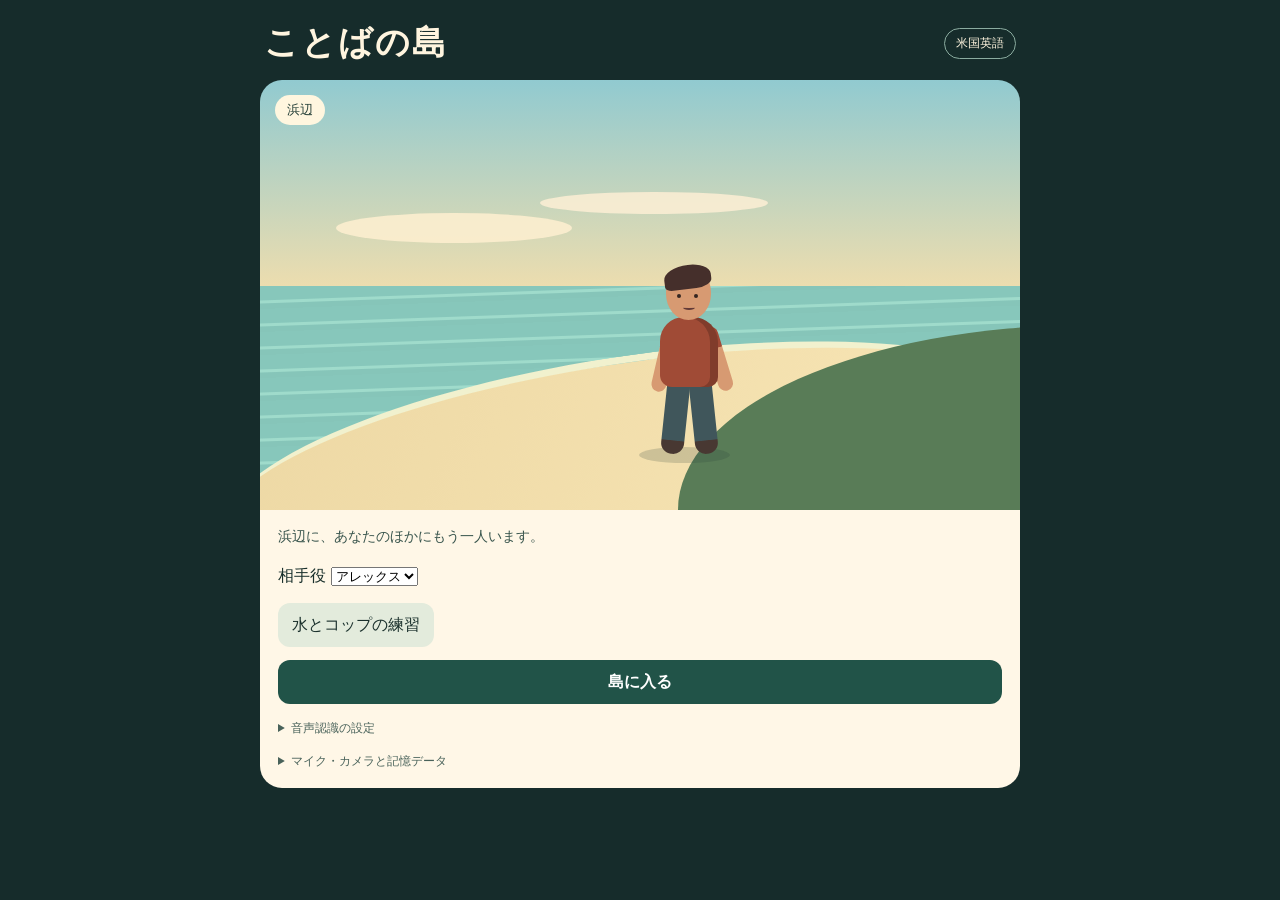
<file: site/index.html>
<!doctype html>
<html lang="ja">
<head>
<meta charset="utf-8">
<meta name="viewport" content="width=device-width, initial-scale=1, viewport-fit=cover">
<meta name="theme-color" content="#162c2b">
<title>ことばの島</title>
<link rel="stylesheet" href="style.css?v=18">
<script type="module" src="island.js?v=27"></script>
</head>
<body>
<main>
  <header><h1>ことばの島</h1><span>米国英語</span></header>
  <section id="scene" aria-label="島の場面">
    <div id="place">浜辺</div>
    <div class="cloud"></div><div class="sea"></div><div class="shore"></div>
    <div class="hill"></div>
    <button id="tree" class="object" aria-label="木を指す" hidden>🌴</button>
    <button id="water" class="object" aria-label="水たまりを指す" hidden><span class="pool" aria-hidden="true"></span></button>
    <div id="actor" aria-label="相手役" role="img">
      <div class="shadow"></div><div class="leg left"></div><div class="leg right"></div>
      <div class="arm left"></div><div class="arm right"></div><div class="body"></div>
      <div class="head"><div class="hair"></div><div class="eyes"></div><div class="mouth"></div></div>
    </div>
    <video id="camera" playsinline muted aria-hidden="true"></video>
  </section>
  <section class="conversation" aria-label="会話">
    <div id="status" role="status">浜辺に、あなたのほかにもう一人います。</div>
    <p id="spoken" lang="en-US" hidden></p>
    <p id="heard" hidden></p>
    <small id="replySource" role="status" hidden></small>
    <p id="helpText" hidden></p>
    <p id="nameReviewRow" hidden><label>相手に教える名前 <input id="nameReview" type="text" maxlength="80" autocomplete="off"></label></p>
    <div id="confirm" hidden><button id="yes" aria-label="そう">✓</button><button id="no" aria-label="ちがう">✕</button></div>
    <p id="gestureStatus" hidden></p>
    <p><label>相手役 <select id="characterChoice"></select></label></p>
    <button id="openPlacement">水とコップの練習</button>
    <section id="placementLesson" aria-label="水とコップの練習" hidden>
      <div id="lessonObjects">
        <button data-target="water">💧 水</button>
        <button data-target="cup">🥛 空のコップ</button>
        <button id="lessonTable" data-target="place">▱ 台の上</button>
      </div>
      <button id="listenExample">音を聞く</button>
      <button id="recordLesson" hidden>録音する</button>
      <button id="resumeLessonMic">マイクを再開</button>
      <button id="proposePlacement">水を置くよう頼む</button>
      <button id="askPlacement">相手のお願いを聞く</button>
      <p id="lessonMove" role="status"></p>
      <form id="placementChoices" hidden>
        <label>物 <select name="object" required><option value="">選ぶ</option><option value="water">水</option><option value="cup">空のコップ</option></select></label>
        <label>場所 <select name="location" required><option value="">選ぶ</option><option value="place">台の上</option><option value="other">地面</option></select></label>
        <label>動作 <select name="action" required><option value="">選ぶ</option><option value="place">置く</option><option value="give">渡す</option></select></label>
        <button type="submit">動作をする</button>
        <button type="button" id="placementHint">身ぶりを見る</button>
      </form>
    </section>
    <button id="start" class="primary">島に入る</button>
    <details><summary>音声認識の設定</summary>
      <p><label>認識方法 <select id="speechMode"><option value="safari">Safari</option><option value="whisper">NAS（Whisper）</option></select></label></p>
      <p><label>名前を話す言語 <select id="nameLanguage"><option value="ja">日本語</option><option value="en">英語</option><option value="auto">自動判定（NAS限定）</option></select></label></p>
      <p><label>氏名の読みのヒント（任意） <input id="nameHint" maxlength="40" autocomplete="off" placeholder="例：やまだ けんた"></label></p>
      <p><label><input id="bargeIn" type="checkbox"> NAS（Whisper）で相手の話に割り込めるようにする（試験）</label></p>
    </details>
    <p id="speechStatus" role="status" hidden></p>
    <p id="replyTiming" hidden></p>
    <div id="controls" hidden><button id="help">日本語の助け</button><button id="repeat">もう一度聞く</button><button id="pause">一時停止</button></div>
    <details><summary>マイク・カメラと記憶データ</summary><p id="media">音声認識にはブラウザの機能を使います。自分の名前は、胸を指さしながら話してください。相手に呼びかけるときは、カメラに向かって指をさしながら話してください。カメラの映像は端末内で動作を判定します。</p><p>相手役の記憶はこのセッション内に保持します。ファイルとして取り出せます。</p><button id="export" disabled>記憶を書き出す</button> <button id="import">記憶を読み込む</button><input id="file" type="file" accept="application/json,.json" hidden></details>
  </section>
</main>
</body>
</html>
</file>
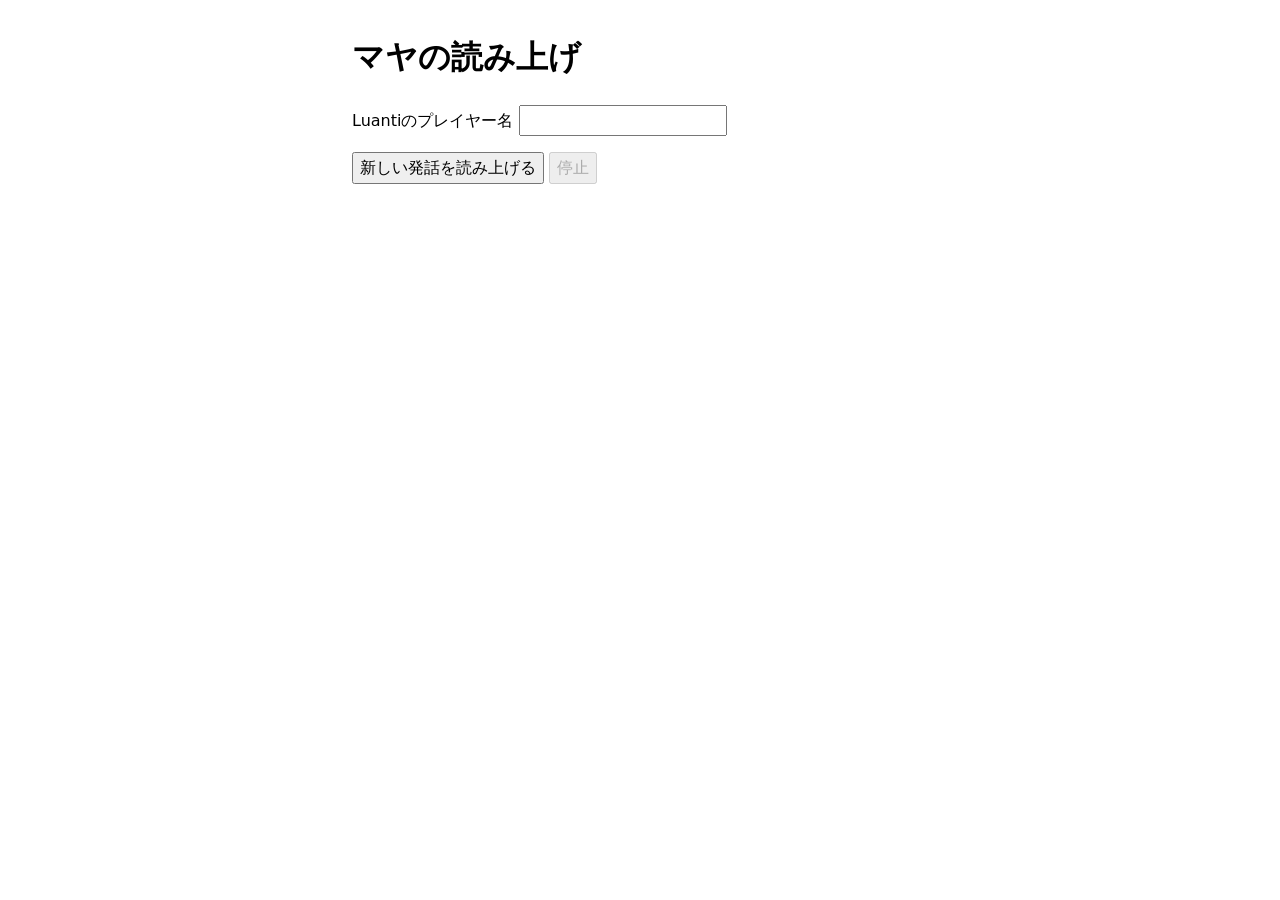
<file: integrations/luanti/voice.html>
<!doctype html>
<html lang="ja">
<meta charset="utf-8">
<meta name="viewport" content="width=device-width, initial-scale=1">
<title>マヤの読み上げ</title>
<style>
  body { margin: 2rem auto; padding: 0 1rem; max-width: 36rem; font: 1rem/1.6 system-ui; }
  label, p { display: block; margin-block: 1rem; }
  button, input { font: inherit; }
</style>
<h1>マヤの読み上げ</h1>
<form id="voice">
  <label>Luantiのプレイヤー名 <input name="player" required pattern="[A-Za-z0-9_\-]{1,40}"></label>
  <button type="submit">新しい発話を読み上げる</button>
  <button id="stop" type="button" disabled>停止</button>
</form>
<p id="status" role="status"></p>
<p id="caption" lang="en-US"></p>
<script type="module">
  const form = document.querySelector('#voice');
  const status = document.querySelector('#status');
  const caption = document.querySelector('#caption');
  const stop = document.querySelector('#stop');
  const start = form.querySelector('[type="submit"]');
  let controller;

  async function history(player, signal) {
    const response = await fetch('/practice/companion', {
      method: 'POST',
      headers: { 'Content-Type': 'application/json' },
      body: JSON.stringify({ action: 'history', player }),
      signal,
    });
    if (!response.ok) throw new Error('History unavailable');
    return (await response.json()).entries;
  }

  form.onsubmit = async event => {
    event.preventDefault();
    if (!window.speechSynthesis) {
      status.textContent = 'このブラウザーでは読み上げを利用できません。';
      return;
    }
    const player = form.elements.player.value;
    const run = new AbortController();
    controller = run;
    form.elements.player.disabled = start.disabled = true;
    stop.disabled = false;
    const ready = new SpeechSynthesisUtterance('読み上げを開始します。');
    ready.lang = 'ja-JP';
    speechSynthesis.speak(ready);
    try {
      let latest = (await history(player, run.signal))[0]?.id;
      status.textContent = '新しい発話を待っています。';
      while (!run.signal.aborted) {
        await new Promise(resolve => setTimeout(resolve, 1000));
        if (run.signal.aborted) break;
        const entries = await history(player, run.signal);
        if (!entries.length || entries[0].id === latest) continue;
        const boundary = entries.findIndex(entry => entry.id === latest);
        const fresh = entries.slice(0, boundary < 0 ? entries.length : boundary).reverse();
        latest = entries[0].id;
        for (const entry of fresh) {
          caption.textContent = entry.text;
          const utterance = new SpeechSynthesisUtterance(entry.text);
          utterance.lang = 'en-US';
          speechSynthesis.speak(utterance);
        }
      }
    } catch {
      if (!run.signal.aborted) status.textContent = '発話履歴を取得できませんでした。';
    } finally {
      if (controller === run) {
        controller = undefined;
        form.elements.player.disabled = start.disabled = false;
        stop.disabled = true;
      }
    }
  };

  stop.onclick = () => {
    controller?.abort();
    speechSynthesis.cancel();
    status.textContent = '読み上げを停止しました。';
  };
</script>
</html>
</file>
<file: site/style.css>
:root{color-scheme:light;font-family:'Hiragino Sans',system-ui,sans-serif;color:#1a302c;background:#162c2b;--mint:#d5eaa8;--green:#215348}
*{box-sizing:border-box}[hidden]{display:none!important}body{margin:0}main{width:min(100% - 26px,760px);margin:auto;padding:20px 0 max(18px,env(safe-area-inset-bottom))}header{display:flex;justify-content:space-between;align-items:center;color:#fff5df;margin:0 4px 14px}h1{font-size:clamp(23px,5vw,34px);margin:0;font-weight:750;letter-spacing:.06em}header span{font-size:12px;border:1px solid #8baca0;padding:6px 11px;border-radius:20px}button{font:inherit;cursor:pointer;border:0;border-radius:12px;padding:11px 14px;min-height:44px;color:inherit;background:#e3ebdc}button:focus-visible{outline:3px solid #b36330;outline-offset:2px}button:disabled{opacity:.55;cursor:default}
#scene{position:relative;isolation:isolate;overflow:hidden;border-radius:22px 22px 0 0;height:clamp(300px,59vw,430px);background:linear-gradient(#91cad0,#f6dfab 53%)}#place{position:absolute;z-index:5;top:15px;left:15px;border-radius:20px;padding:6px 12px;background:#fff6df;color:#274139;font-size:13px}.cloud{position:absolute;left:10%;top:31%;width:31%;height:7%;background:#fff0d1;border-radius:100%;box-shadow:200px -25px 0 -4px #fdefd5;opacity:.85}.sea{position:absolute;inset:48% 0 0;background:repeating-linear-gradient(178deg,#87c7bb 0 14px,#9fdbcb 15px 17px,#86c5b9 18px 23px)}.shore{position:absolute;inset:64% -6% -20%;background:linear-gradient(124deg,#edd8a4,#f9e7b7);transform:rotate(-8deg);border-top:7px solid #f1f1ce;border-radius:56% 54% 0 0}.hill{position:absolute;right:-9%;bottom:0;width:54%;height:43%;border-radius:100% 0 0;background:#597c57;box-shadow:18px 29px 0 #42694e}.grove .hill{width:77%;height:69%}.grove .shore{inset:58% -6% -20%}.object{position:absolute;z-index:2;font-size:clamp(35px,8vw,54px);line-height:1;display:grid;place-items:center;aspect-ratio:1;padding:5px;background:#fff5d8aa;border:2px solid #fff7e9}.object[aria-pressed=true]{outline:4px solid #ffe566;outline-offset:4px}#tree{right:10%;bottom:37%}#water{left:11%;bottom:12%}#camera{position:absolute;width:2px;height:2px;opacity:.01;pointer-events:none}
#actor{position:absolute;left:49%;bottom:12%;width:100px;height:196px;transform-origin:center bottom;transition:left .65s,translate .5s;z-index:3;--skin:#d79a72}.shadow{position:absolute;bottom:-5px;left:7px;width:91px;height:16px;border-radius:50%;background:#263b3830}.head{position:absolute;left:34px;top:6px;width:45px;height:52px;border-radius:46% 46% 50% 50%;background:var(--skin);transform-origin:50% 75%}.hair{position:absolute;left:-2px;top:-3px;width:47px;height:24px;border-radius:60% 52% 38% 19%;background:var(--hair,#452f2b);transform:rotate(-7deg)}.eyes{position:absolute;top:26px;left:11px;width:4px;height:4px;background:#342521;border-radius:50%;box-shadow:17px 0 #342521}.mouth{position:absolute;top:37px;left:17px;width:12px;height:5px;border-bottom:2px solid #623a37;border-radius:50%}.body{position:absolute;top:55px;left:28px;width:58px;height:70px;border-radius:24px 25px 10px 12px;background:var(--outfit,#a04b36);box-shadow:inset -8px 0 #0003}.arm{position:absolute;top:65px;left:31px;width:15px;height:66px;border-radius:11px;background:linear-gradient(var(--outfit,#a04b36) 33%,var(--skin) 34%);transform-origin:center 7px;transform:rotate(13deg)}.arm.right{left:71px;transform:rotate(-17deg)}.leg{position:absolute;top:115px;left:32px;width:23px;height:77px;border-radius:5px 6px 11px 11px;background:linear-gradient(#40565b 82%,#483832 83%);transform:rotate(6deg)}.leg.right{left:60px;transform:rotate(-6deg)}.speaking .mouth{animation:talk .23s infinite alternate}.listening .head{transform:rotate(-13deg)}.nod .head{animation:nod .55s ease}.beckon .right.arm{animation:beckon .65s ease 2}.point .left.arm{transform:rotate(78deg)}.point .right.arm{transform:rotate(-65deg)}.back{translate:29px 0}.happy .mouth{height:9px;width:14px;border-bottom-width:4px}.intro .right.arm{transform:rotate(35deg)}@keyframes talk{to{height:10px;background:#623a37}}@keyframes nod{50%{translate:0 6px;rotate:8deg}}@keyframes beckon{50%{transform:rotate(-123deg)}100%{transform:rotate(-87deg)}}
.conversation{background:#fff7e7;padding:18px;border-radius:0 0 22px 22px}#status{color:#39554d;font-size:14px;min-height:22px}#spoken{margin:8px 0;font:700 clamp(20px,5vw,28px)/1.3 Georgia,serif}#heard,#helpText{font-size:14px;overflow-wrap:anywhere}#confirm,#controls{display:flex;gap:8px;flex-wrap:wrap;margin-top:12px}#confirm button{min-width:56px;font-size:22px}.primary{display:block;width:100%;margin-top:13px;background:var(--green);color:white;font-weight:700}details{font-size:12px;color:#49625a;margin-top:16px}summary{cursor:pointer}details p{line-height:1.6;margin:6px 0 0}@media(prefers-reduced-motion:reduce){*,*::before,*::after{animation-duration:.01ms!important;transition-duration:.01ms!important}}
#camera.preview{z-index:6;top:12px;right:12px;width:80px;height:104px;object-fit:cover;opacity:1;transform:scaleX(-1);border:2px solid #fff7e7;border-radius:14px}#gestureStatus{margin:9px 0 0;font-size:13px;color:#39554d}
#water{width:clamp(72px,19vw,120px);aspect-ratio:1.6;border-radius:50%;background:#477c7a;border-color:#a2c9ba}.pool{width:80%;height:66%;border-radius:50%;background:repeating-radial-gradient(ellipse at 50% 45%,#439aab 0 6px,#82d2ce 8px 10px,#439aab 11px 15px)}#water[data-indicated=true]{outline:3px solid #fff3a3;outline-offset:5px;animation:water-cue 1.1s ease 2}#actor.point-water .left.arm{transform:rotate(58deg)}@keyframes water-cue{50%{outline-offset:10px;outline-color:#f5d462}}
#scene[data-phase=done] #water{left:34%;bottom:25%;transition:left .7s,bottom .7s}#actor.offer-water .left.arm{transform:rotate(66deg)}

#lessonObjects { display: flex; flex-wrap: wrap; gap: .5rem; margin-block: .75rem; }
#lessonObjects [aria-pressed="true"], #lessonTable[data-hint="true"] { outline: 3px solid #9ce4b2; }
#lessonTable[data-water="true"]::after { content: " 💧"; }
#placementChoices label { display: block; margin-block: .5rem; }
#placementLesson button { margin-bottom: .4rem; }
</file>
